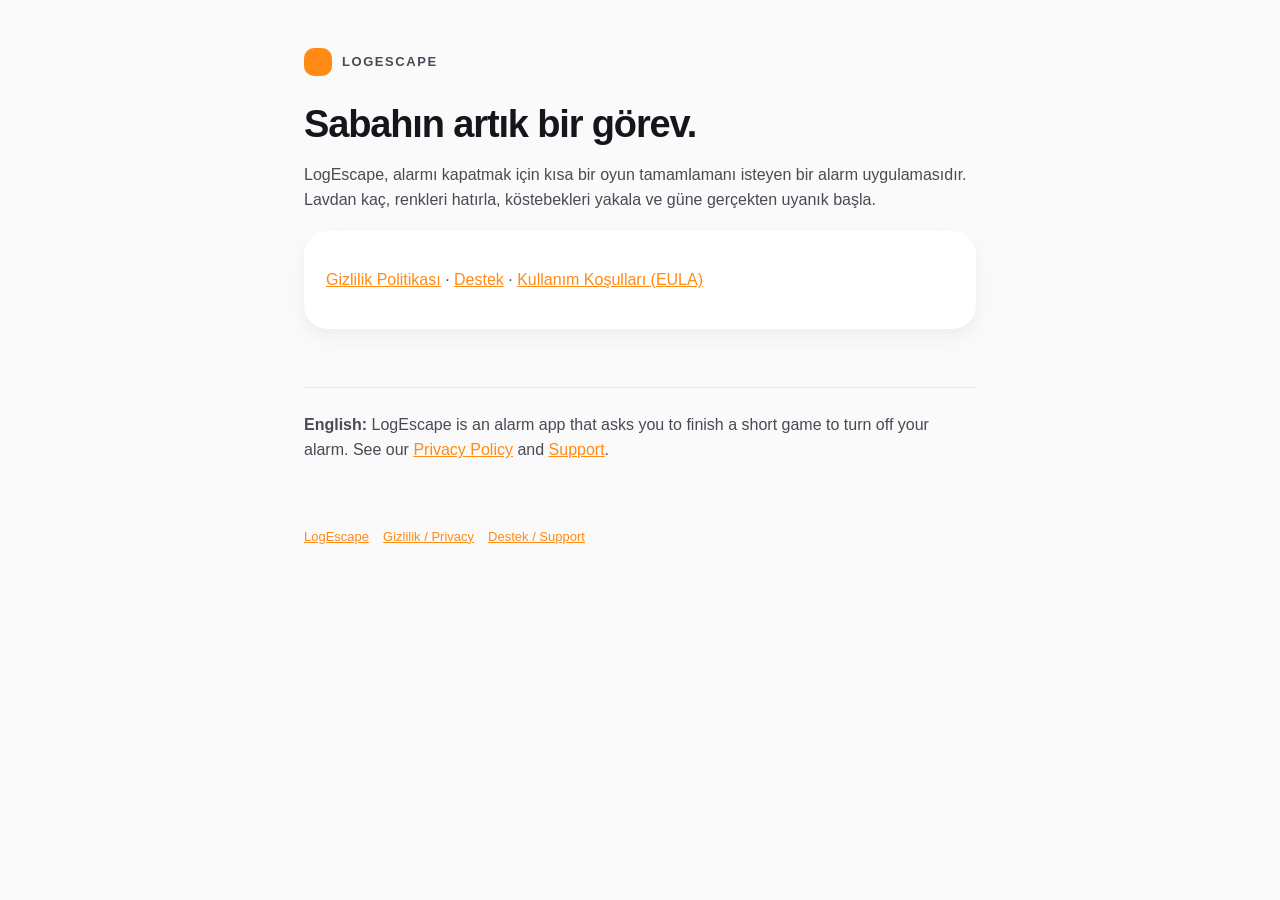
<file: index.html>
<!DOCTYPE html><html lang="tr"><head><meta charset="utf-8"><meta name="viewport" content="width=device-width,initial-scale=1"><link rel="stylesheet" href="style.css"><title>LogEscape</title></head><body><main>
<a class="brand" href="./"><span class="dot"></span>LOGESCAPE</a>
<h1>Sabahın artık bir görev.</h1>
<p>LogEscape, alarmı kapatmak için kısa bir oyun tamamlamanı isteyen bir alarm uygulamasıdır. Lavdan kaç, renkleri hatırla, köstebekleri yakala ve güne gerçekten uyanık başla.</p>
<div class="card"><p><a href="privacy.html">Gizlilik Politikası</a> · <a href="support.html">Destek</a> · <a href="https://www.apple.com/legal/internet-services/itunes/dev/stdeula/">Kullanım Koşulları (EULA)</a></p></div>
<p class="lang" lang="en"><strong>English:</strong> LogEscape is an alarm app that asks you to finish a short game to turn off your alarm. See our <a href="privacy.html#en">Privacy Policy</a> and <a href="support.html#en">Support</a>.</p>
<footer><a href="./">LogEscape</a><a href="privacy.html">Gizlilik / Privacy</a><a href="support.html">Destek / Support</a></footer></main></body></html>
</file>
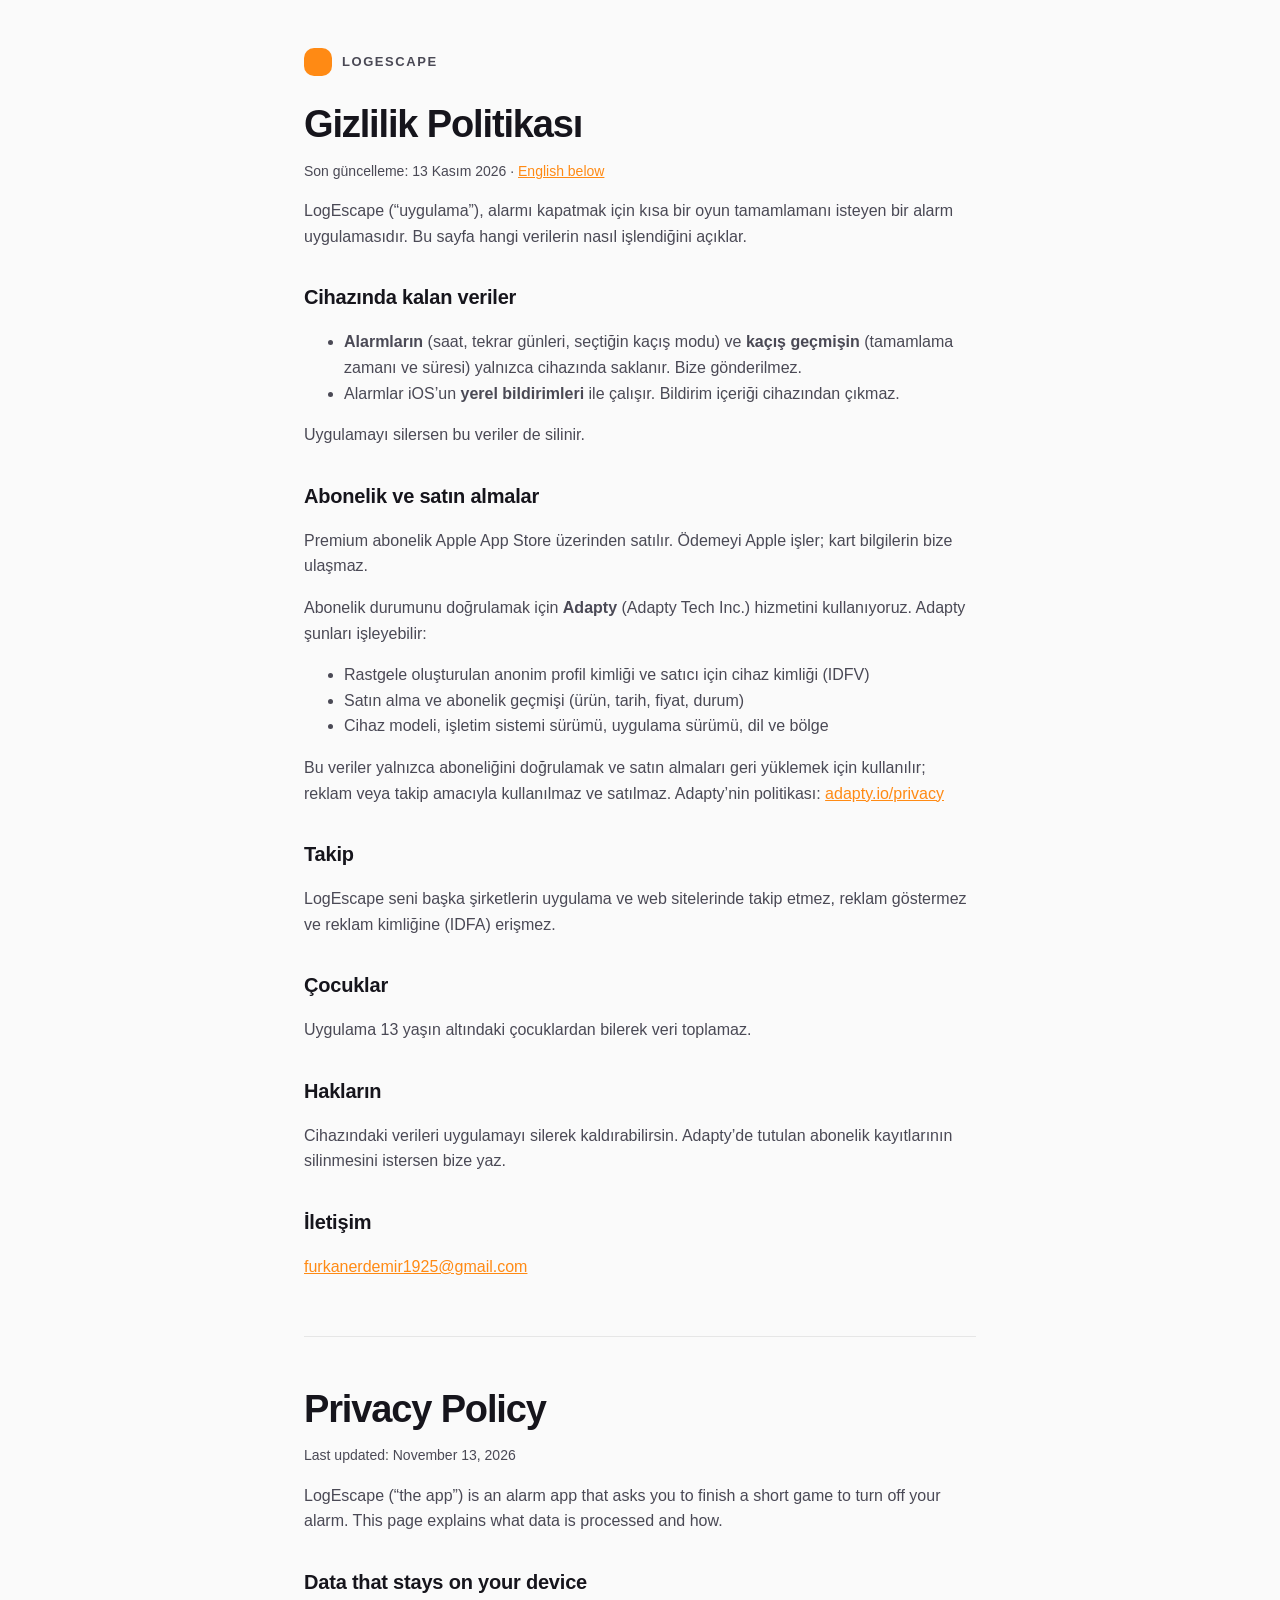
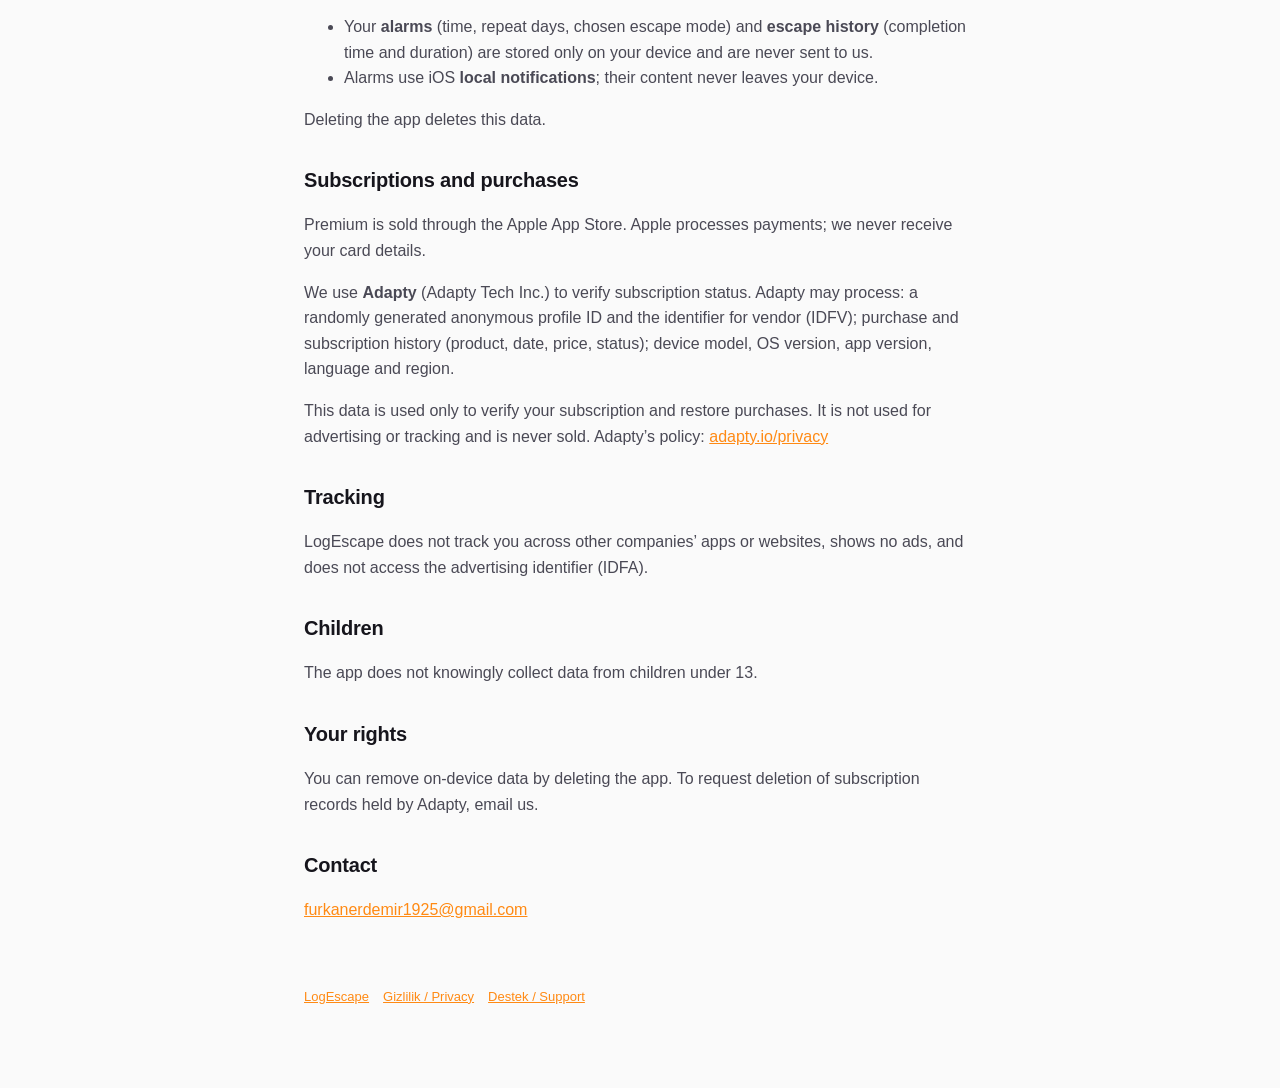
<file: privacy.html>
<!DOCTYPE html><html lang="tr"><head><meta charset="utf-8"><meta name="viewport" content="width=device-width,initial-scale=1"><link rel="stylesheet" href="style.css"><title>LogEscape · Gizlilik Politikası</title></head><body><main>
<a class="brand" href="./"><span class="dot"></span>LOGESCAPE</a>
<h1>Gizlilik Politikası</h1>
<p class="meta">Son güncelleme: 13 Kasım 2026 · <a href="#en">English below</a></p>
<p>LogEscape (“uygulama”), alarmı kapatmak için kısa bir oyun tamamlamanı isteyen bir alarm uygulamasıdır. Bu sayfa hangi verilerin nasıl işlendiğini açıklar.</p>

<h2>Cihazında kalan veriler</h2>
<ul>
<li><strong>Alarmların</strong> (saat, tekrar günleri, seçtiğin kaçış modu) ve <strong>kaçış geçmişin</strong> (tamamlama zamanı ve süresi) yalnızca cihazında saklanır. Bize gönderilmez.</li>
<li>Alarmlar iOS’un <strong>yerel bildirimleri</strong> ile çalışır. Bildirim içeriği cihazından çıkmaz.</li>
</ul>
<p>Uygulamayı silersen bu veriler de silinir.</p>

<h2>Abonelik ve satın almalar</h2>
<p>Premium abonelik Apple App Store üzerinden satılır. Ödemeyi Apple işler; kart bilgilerin bize ulaşmaz.</p>
<p>Abonelik durumunu doğrulamak için <strong>Adapty</strong> (Adapty Tech Inc.) hizmetini kullanıyoruz. Adapty şunları işleyebilir:</p>
<ul>
<li>Rastgele oluşturulan anonim profil kimliği ve satıcı için cihaz kimliği (IDFV)</li>
<li>Satın alma ve abonelik geçmişi (ürün, tarih, fiyat, durum)</li>
<li>Cihaz modeli, işletim sistemi sürümü, uygulama sürümü, dil ve bölge</li>
</ul>
<p>Bu veriler yalnızca aboneliğini doğrulamak ve satın almaları geri yüklemek için kullanılır; reklam veya takip amacıyla kullanılmaz ve satılmaz. Adapty’nin politikası: <a href="https://adapty.io/privacy">adapty.io/privacy</a></p>

<h2>Takip</h2>
<p>LogEscape seni başka şirketlerin uygulama ve web sitelerinde takip etmez, reklam göstermez ve reklam kimliğine (IDFA) erişmez.</p>

<h2>Çocuklar</h2>
<p>Uygulama 13 yaşın altındaki çocuklardan bilerek veri toplamaz.</p>

<h2>Hakların</h2>
<p>Cihazındaki verileri uygulamayı silerek kaldırabilirsin. Adapty’de tutulan abonelik kayıtlarının silinmesini istersen bize yaz.</p>

<h2>İletişim</h2>
<p><a href="mailto:furkanerdemir1925@gmail.com">furkanerdemir1925@gmail.com</a></p>

<div class="lang" id="en" lang="en">
<h1>Privacy Policy</h1>
<p class="meta">Last updated: November 13, 2026</p>
<p>LogEscape (“the app”) is an alarm app that asks you to finish a short game to turn off your alarm. This page explains what data is processed and how.</p>
<h2>Data that stays on your device</h2>
<ul>
<li>Your <strong>alarms</strong> (time, repeat days, chosen escape mode) and <strong>escape history</strong> (completion time and duration) are stored only on your device and are never sent to us.</li>
<li>Alarms use iOS <strong>local notifications</strong>; their content never leaves your device.</li>
</ul>
<p>Deleting the app deletes this data.</p>
<h2>Subscriptions and purchases</h2>
<p>Premium is sold through the Apple App Store. Apple processes payments; we never receive your card details.</p>
<p>We use <strong>Adapty</strong> (Adapty Tech Inc.) to verify subscription status. Adapty may process: a randomly generated anonymous profile ID and the identifier for vendor (IDFV); purchase and subscription history (product, date, price, status); device model, OS version, app version, language and region.</p>
<p>This data is used only to verify your subscription and restore purchases. It is not used for advertising or tracking and is never sold. Adapty’s policy: <a href="https://adapty.io/privacy">adapty.io/privacy</a></p>
<h2>Tracking</h2>
<p>LogEscape does not track you across other companies’ apps or websites, shows no ads, and does not access the advertising identifier (IDFA).</p>
<h2>Children</h2>
<p>The app does not knowingly collect data from children under 13.</p>
<h2>Your rights</h2>
<p>You can remove on-device data by deleting the app. To request deletion of subscription records held by Adapty, email us.</p>
<h2>Contact</h2>
<p><a href="mailto:furkanerdemir1925@gmail.com">furkanerdemir1925@gmail.com</a></p>
</div>
<footer><a href="./">LogEscape</a><a href="privacy.html">Gizlilik / Privacy</a><a href="support.html">Destek / Support</a></footer>
</main></body></html>
</file>
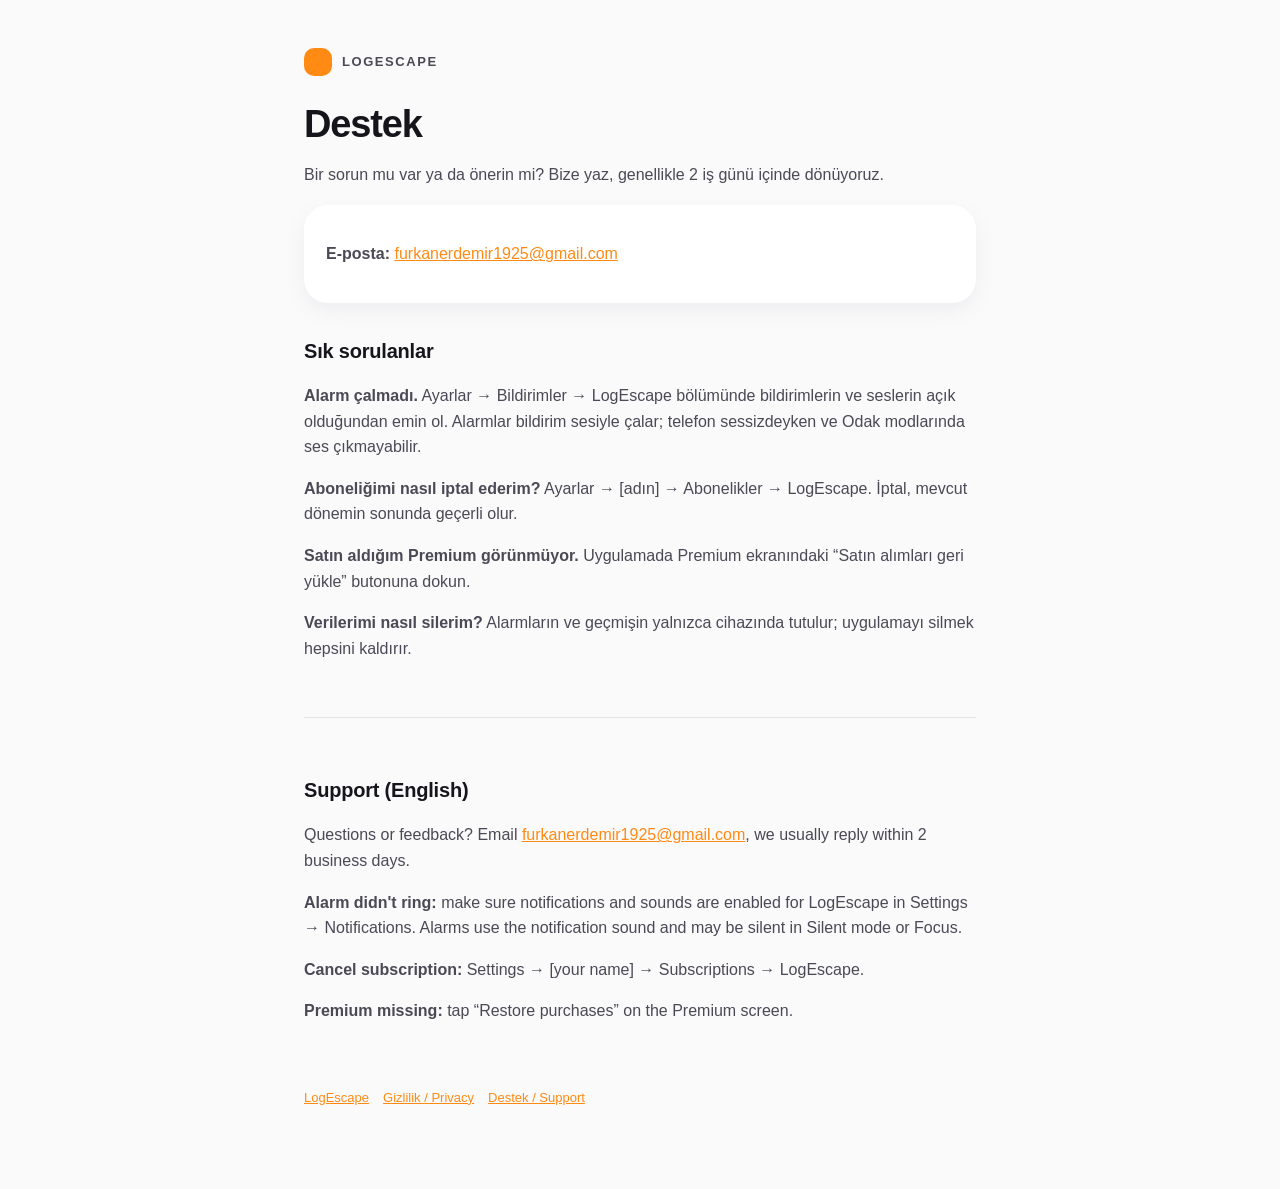
<file: support.html>
<!DOCTYPE html><html lang="tr"><head><meta charset="utf-8"><meta name="viewport" content="width=device-width,initial-scale=1"><link rel="stylesheet" href="style.css"><title>LogEscape · Destek</title></head><body><main>
<a class="brand" href="./"><span class="dot"></span>LOGESCAPE</a>
<h1>Destek</h1>
<p>Bir sorun mu var ya da önerin mi? Bize yaz, genellikle 2 iş günü içinde dönüyoruz.</p>
<div class="card"><p><strong>E-posta:</strong> <a href="mailto:furkanerdemir1925@gmail.com">furkanerdemir1925@gmail.com</a></p></div>
<h2>Sık sorulanlar</h2>
<p><strong>Alarm çalmadı.</strong> Ayarlar → Bildirimler → LogEscape bölümünde bildirimlerin ve seslerin açık olduğundan emin ol. Alarmlar bildirim sesiyle çalar; telefon sessizdeyken ve Odak modlarında ses çıkmayabilir.</p>
<p><strong>Aboneliğimi nasıl iptal ederim?</strong> Ayarlar → [adın] → Abonelikler → LogEscape. İptal, mevcut dönemin sonunda geçerli olur.</p>
<p><strong>Satın aldığım Premium görünmüyor.</strong> Uygulamada Premium ekranındaki “Satın alımları geri yükle” butonuna dokun.</p>
<p><strong>Verilerimi nasıl silerim?</strong> Alarmların ve geçmişin yalnızca cihazında tutulur; uygulamayı silmek hepsini kaldırır.</p>
<div class="lang" id="en" lang="en">
<h2>Support (English)</h2>
<p>Questions or feedback? Email <a href="mailto:furkanerdemir1925@gmail.com">furkanerdemir1925@gmail.com</a>, we usually reply within 2 business days.</p>
<p><strong>Alarm didn't ring:</strong> make sure notifications and sounds are enabled for LogEscape in Settings → Notifications. Alarms use the notification sound and may be silent in Silent mode or Focus.</p>
<p><strong>Cancel subscription:</strong> Settings → [your name] → Subscriptions → LogEscape.</p>
<p><strong>Premium missing:</strong> tap “Restore purchases” on the Premium screen.</p>
</div>
<footer><a href="./">LogEscape</a><a href="privacy.html">Gizlilik / Privacy</a><a href="support.html">Destek / Support</a></footer></main></body></html>
</file>
<file: style.css>
:root { --ink:#16151C; --soft:#4A4955; --lava:#FF8A14; --cream:#FAFAFA; --line:#E6E6E6; }
* { box-sizing: border-box; }
body { margin:0; background:var(--cream); color:var(--ink);
  font: 16px/1.6 -apple-system, BlinkMacSystemFont, "Segoe UI", Roboto, sans-serif; }
main { max-width: 720px; margin: 0 auto; padding: 48px 24px 80px; }
.brand { display:flex; align-items:center; gap:10px; font-weight:600; letter-spacing:.12em;
  font-size:13px; color:var(--soft); text-decoration:none; }
.dot { width:28px; height:28px; border-radius:10px; background:var(--lava); }
h1 { font-size: 38px; line-height:1.1; letter-spacing:-.03em; margin: 28px 0 6px; }
h2 { font-size: 20px; margin: 32px 0 6px; letter-spacing:-.01em; }
p, li { color: var(--soft); }
a { color: var(--lava); }
.meta { font-size: 14px; color: var(--soft); }
.card { background:#fff; border-radius:24px; padding: 20px 22px; margin: 18px 0;
  box-shadow: 0 8px 18px rgba(155,155,184,.12); }
.lang { display:inline-block; margin-top:40px; padding-top:24px; border-top:1px solid var(--line); width:100%; }
footer { margin-top:48px; font-size:13px; color:var(--soft); }
footer a { margin-right: 14px; }
</file>
